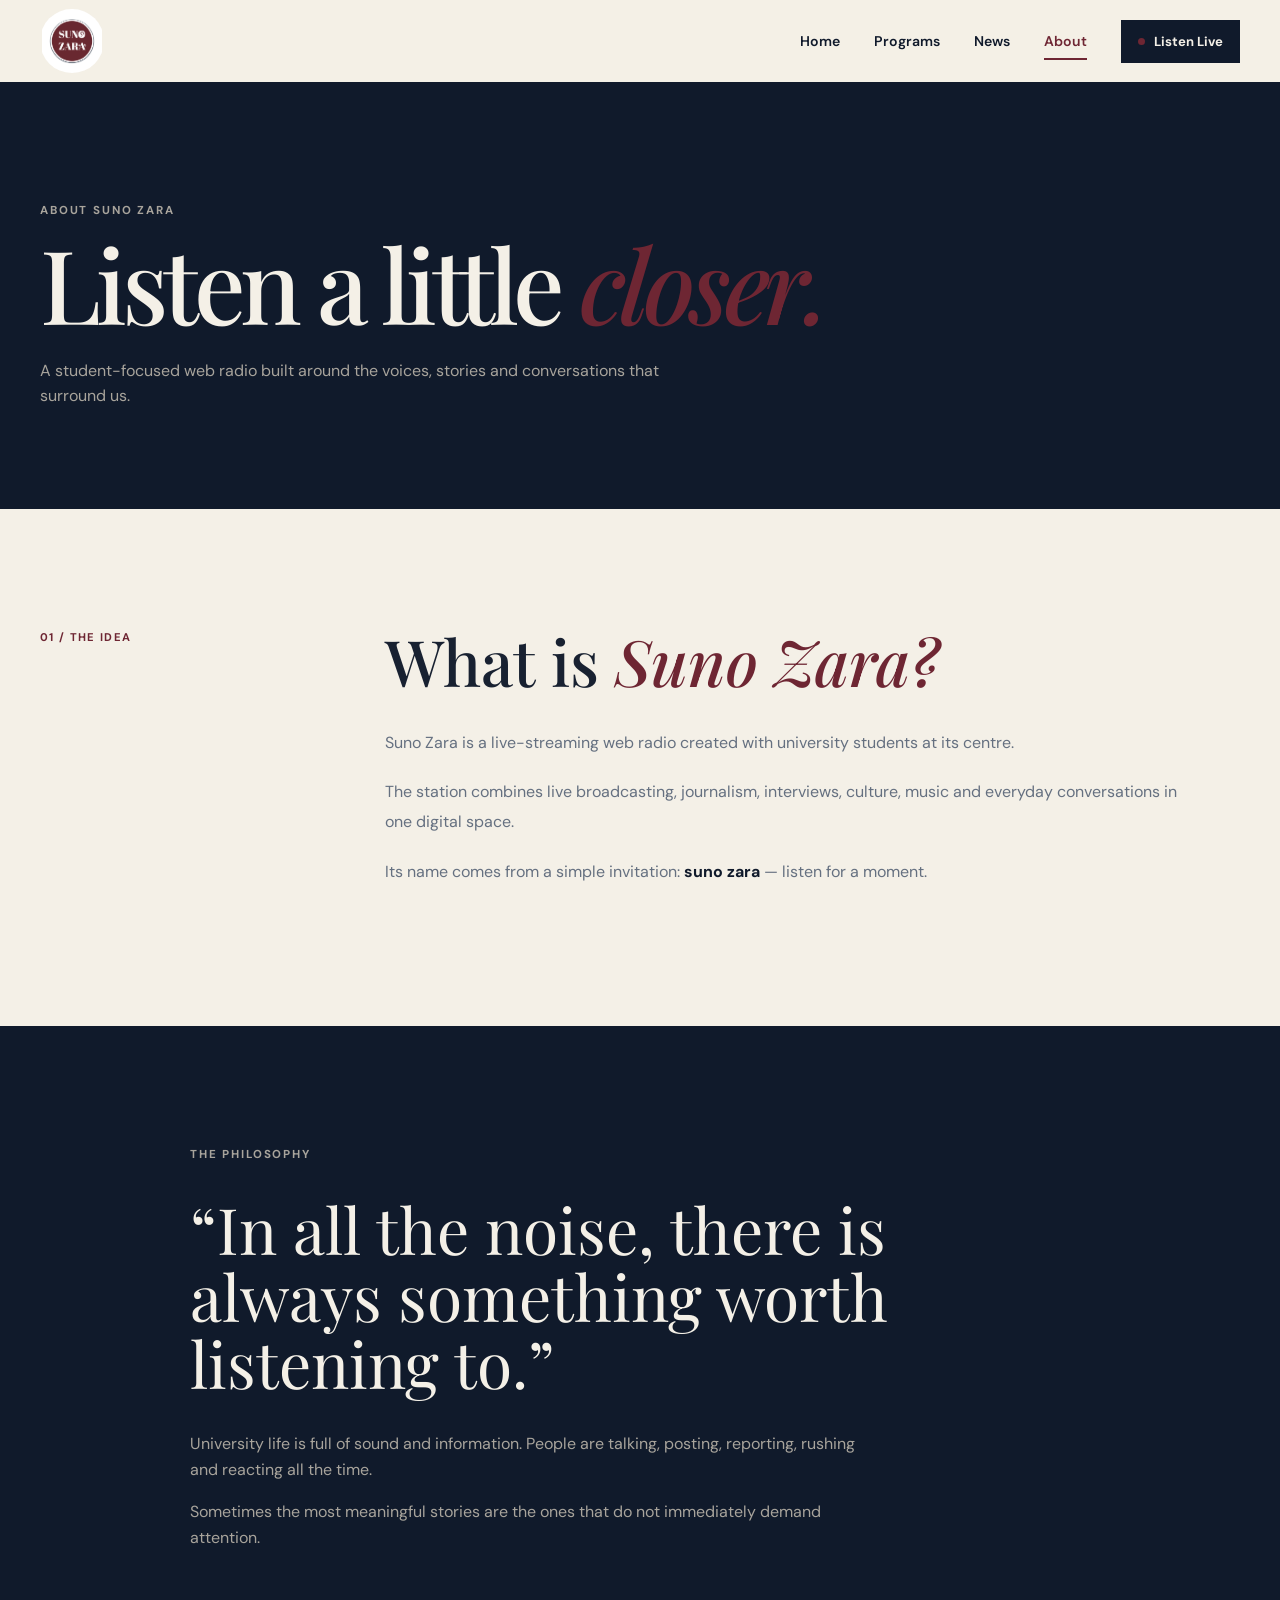
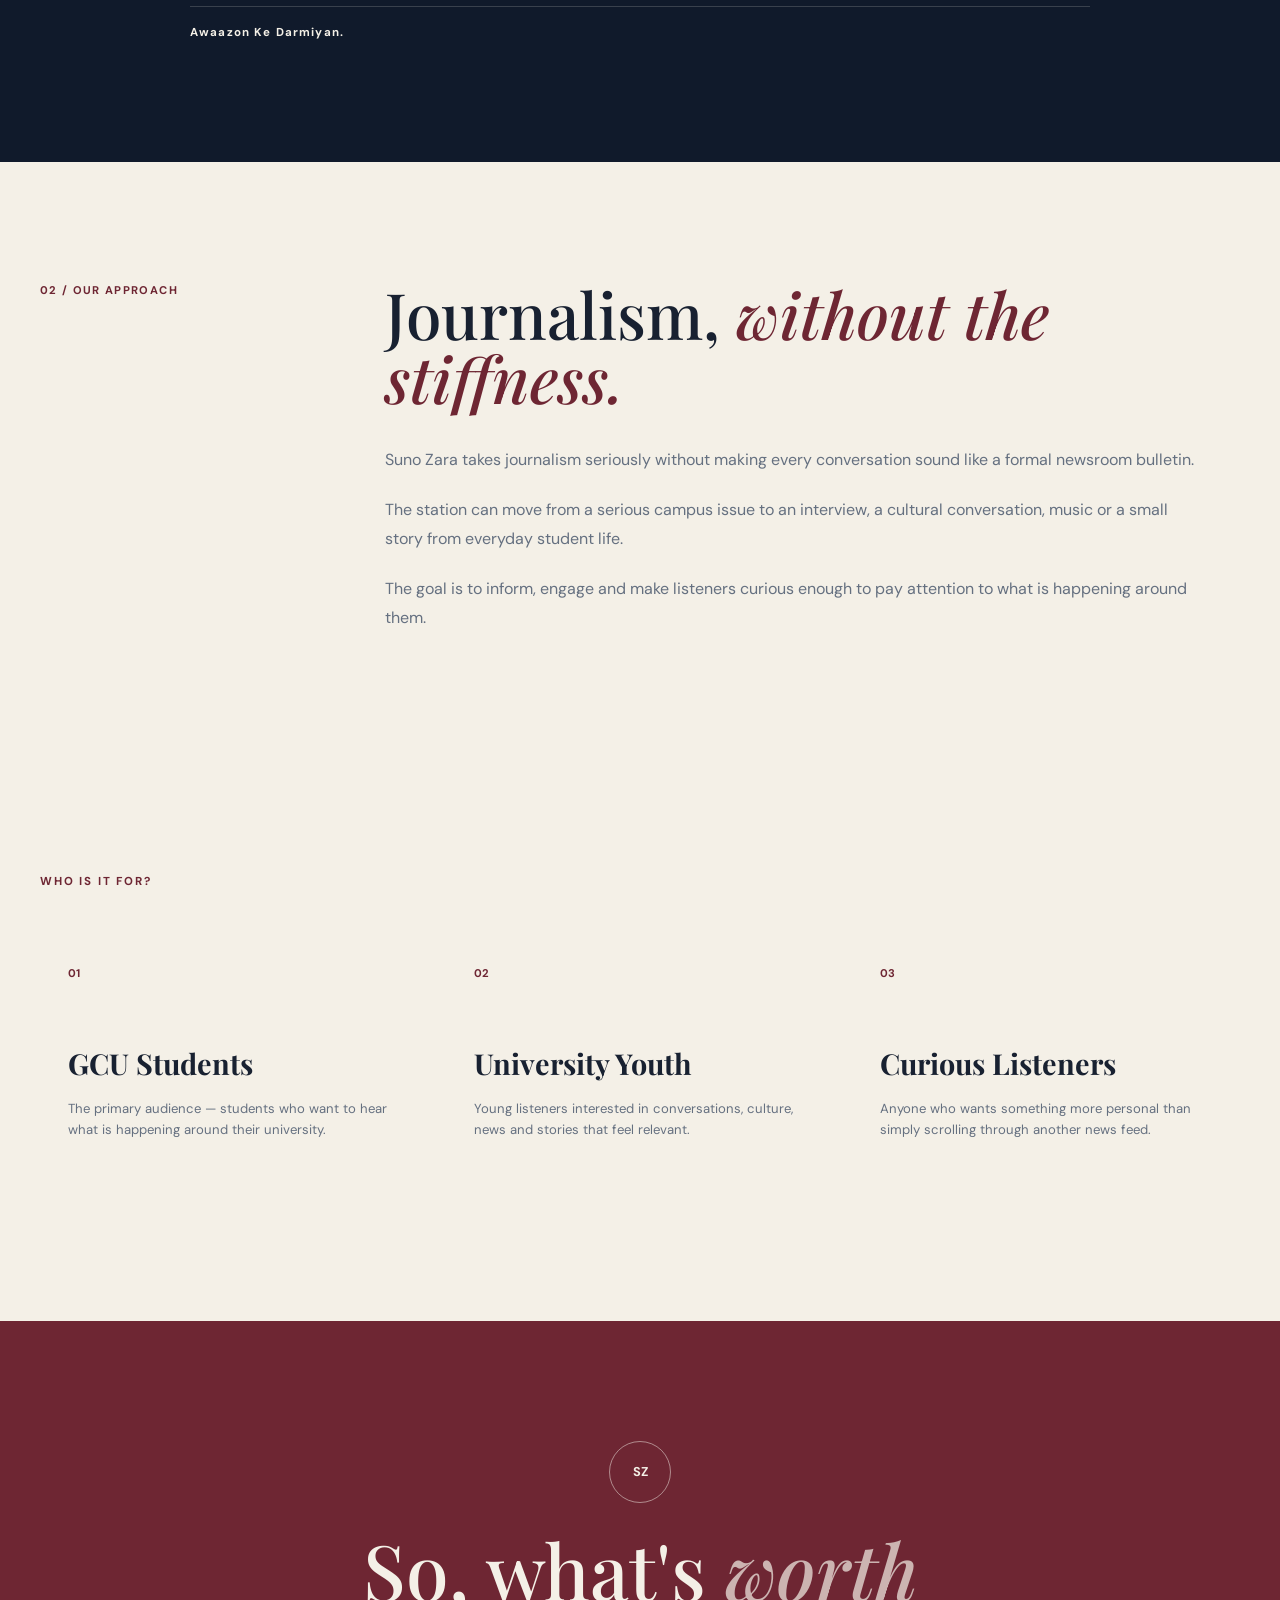
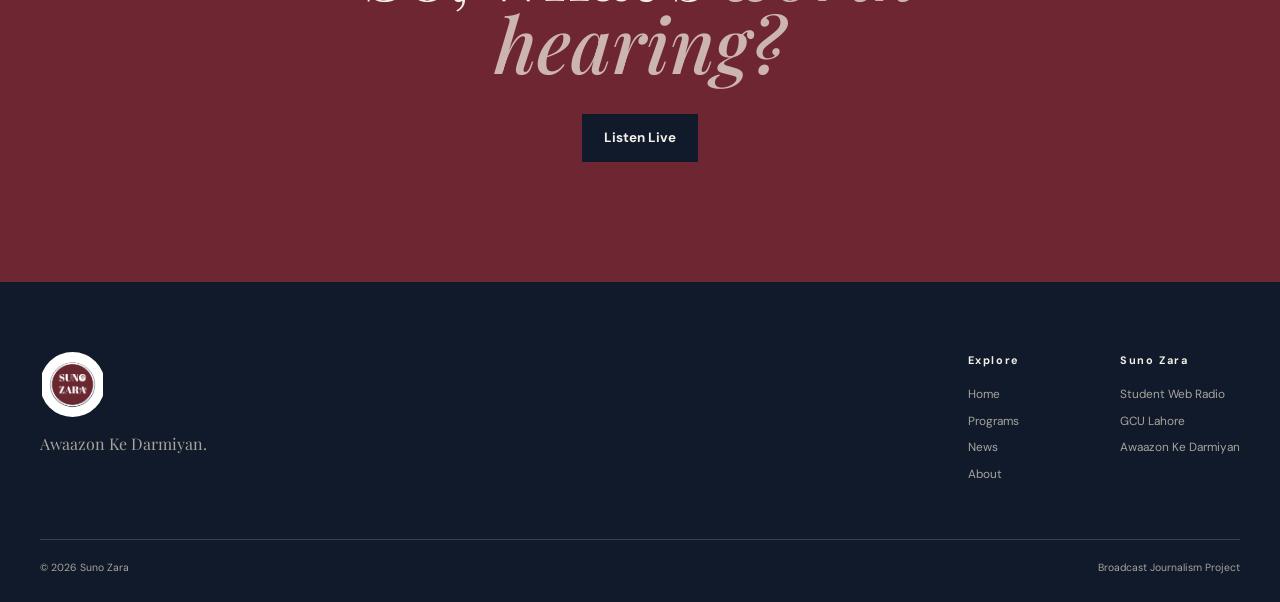
<file: about.html>
<!DOCTYPE html>
<html lang="en">
<head>

    <meta charset="UTF-8">

    <meta
        name="viewport"
        content="width=device-width, initial-scale=1.0"
    >

    <meta
        name="description"
        content="About Suno Zara — Awaazon Ke Darmiyan."
    >

    <meta
        name="theme-color"
        content="#101A2B"
    >

    <title>About — Suno Zara</title>

    <link
        rel="icon"
        type="image/jpeg"
        href="images/logo.jpeg"
    >

    <link
        rel="apple-touch-icon"
        href="images/logo.jpeg"
    >

    <link rel="preconnect" href="https://fonts.googleapis.com">
    <link rel="preconnect" href="https://fonts.gstatic.com" crossorigin>

    <link
        href="https://fonts.googleapis.com/css2?family=DM+Sans:wght@400;500;600;700&family=Playfair+Display:wght@500;600;700&display=swap"
        rel="stylesheet"
    >

    <link
        rel="stylesheet"
        href="css/style.css"
    >

</head>

<body>

<header class="site-header">

    <div class="header-inner">

        <a
            href="index.html"
            class="brand"
            aria-label="Suno Zara Home"
        >
            <img
                src="images/logo.jpeg"
                alt="Suno Zara logo"
                class="brand-logo"
            >
        </a>

        <button
            class="mobile-menu-button"
            id="mobileMenuButton"
            type="button"
            aria-label="Open navigation"
            aria-expanded="false"
        >
            <span></span>
            <span></span>
            <span></span>
        </button>

        <nav
            class="main-navigation"
            id="mainNavigation"
            aria-label="Main navigation"
        >

            <a href="index.html" class="nav-link">
                Home
            </a>

            <a href="programs.html" class="nav-link">
                Programs
            </a>

            <a href="news.html" class="nav-link">
                News
            </a>

            <a
                href="about.html"
                class="nav-link active"
            >
                About
            </a>

            <a
                href="index.html#live"
                class="listen-button"
            >
                <span class="listen-dot"></span>
                Listen Live
            </a>

        </nav>

    </div>

</header>


<main>

    <!-- ABOUT HERO -->

    <section class="page-hero about-page-hero">

        <div class="section-container">

            <div class="eyebrow">
                ABOUT SUNO ZARA
            </div>

            <h1>
                Listen a little
                <span>closer.</span>
            </h1>

            <p>
                A student-focused web radio built around the voices,
                stories and conversations that surround us.
            </p>

        </div>

    </section>


    <!-- IDEA -->

    <section class="about-section">

        <div class="section-container about-grid">

            <div class="about-label">
                01 / THE IDEA
            </div>

            <div class="about-copy">

                <h2>
                    What is
                    <em>Suno Zara?</em>
                </h2>

                <p>
                    Suno Zara is a live-streaming web radio created with
                    university students at its centre.
                </p>

                <p>
                    The station combines live broadcasting, journalism,
                    interviews, culture, music and everyday conversations
                    in one digital space.
                </p>

                <p>
                    Its name comes from a simple invitation:
                    <strong>suno zara</strong> — listen for a moment.
                </p>

            </div>

        </div>

    </section>


    <!-- PHILOSOPHY -->

    <section class="about-dark-section">

        <div class="section-container about-philosophy">

            <div class="eyebrow">
                THE PHILOSOPHY
            </div>

            <blockquote>
                “In all the noise, there is always
                something worth listening to.”
            </blockquote>

            <p>
                University life is full of sound and information.
                People are talking, posting, reporting, rushing and
                reacting all the time.
            </p>

            <p>
                Sometimes the most meaningful stories are the ones
                that do not immediately demand attention.
            </p>

            <div class="philosophy-line"></div>

            <span class="philosophy-tag">
                Awaazon Ke Darmiyan.
            </span>

        </div>

    </section>


    <!-- JOURNALISM -->

    <section class="about-section">

        <div class="section-container about-grid">

            <div class="about-label">
                02 / OUR APPROACH
            </div>

            <div class="about-copy">

                <h2>
                    Journalism,
                    <em>without the stiffness.</em>
                </h2>

                <p>
                    Suno Zara takes journalism seriously without making
                    every conversation sound like a formal newsroom bulletin.
                </p>

                <p>
                    The station can move from a serious campus issue to
                    an interview, a cultural conversation, music or a
                    small story from everyday student life.
                </p>

                <p>
                    The goal is to inform, engage and make listeners
                    curious enough to pay attention to what is happening
                    around them.
                </p>

            </div>

        </div>

    </section>


    <!-- AUDIENCE -->

    <section class="audience-section">

        <div class="section-container">

            <div class="eyebrow">
                WHO IS IT FOR?
            </div>

            <div class="audience-grid">

                <div class="audience-card">

                    <span>
                        01
                    </span>

                    <h3>
                        GCU Students
                    </h3>

                    <p>
                        The primary audience — students who want to hear
                        what is happening around their university.
                    </p>

                </div>


                <div class="audience-card">

                    <span>
                        02
                    </span>

                    <h3>
                        University Youth
                    </h3>

                    <p>
                        Young listeners interested in conversations,
                        culture, news and stories that feel relevant.
                    </p>

                </div>


                <div class="audience-card">

                    <span>
                        03
                    </span>

                    <h3>
                        Curious Listeners
                    </h3>

                    <p>
                        Anyone who wants something more personal than
                        simply scrolling through another news feed.
                    </p>

                </div>

            </div>

        </div>

    </section>


    <!-- FINAL -->

    <section class="about-final">

        <div class="section-container">

            <div class="final-mark">
                SZ
            </div>

            <h2>
                So, what's
                <em>worth hearing?</em>
            </h2>

            <a
                href="index.html#live"
                class="primary-button"
            >
                Listen Live
            </a>

        </div>

    </section>

</main>


<footer class="site-footer">

    <div class="footer-inner">

        <div class="footer-brand">

            <img
                src="images/logo.jpeg"
                alt="Suno Zara"
            >

            <p>
                Awaazon Ke Darmiyan.
            </p>

        </div>

        <div class="footer-links">

            <div>

                <span class="footer-heading">
                    Explore
                </span>

                <a href="index.html">
                    Home
                </a>

                <a href="programs.html">
                    Programs
                </a>

                <a href="news.html">
                    News
                </a>

                <a href="about.html">
                    About
                </a>

            </div>

            <div>

                <span class="footer-heading">
                    Suno Zara
                </span>

                <span>
                    Student Web Radio
                </span>

                <span>
                    GCU Lahore
                </span>

                <span>
                    Awaazon Ke Darmiyan
                </span>

            </div>

        </div>

    </div>

    <div class="footer-bottom">

        <span>
            © <span id="currentYear"></span> Suno Zara
        </span>

        <span>
            Broadcast Journalism Project
        </span>

    </div>

</footer>


<script src="js/config.js"></script>
<script src="js/script.js"></script>

</body>
</html>
</file>
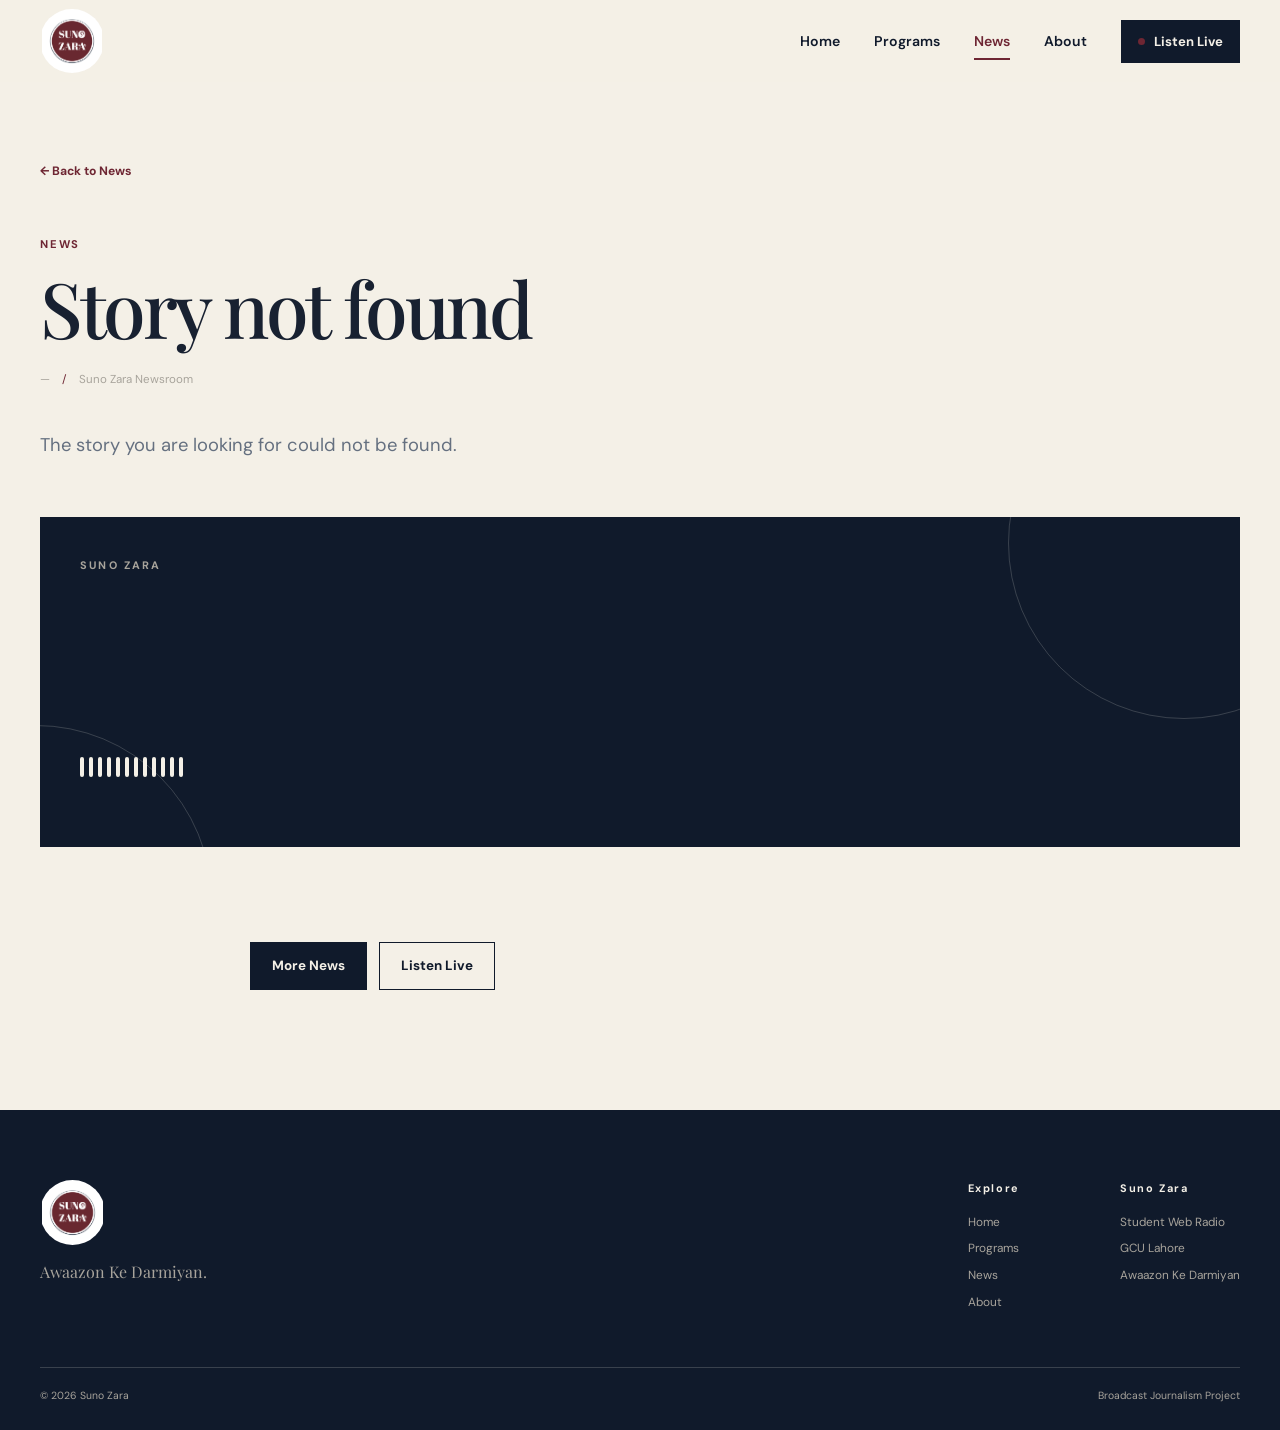
<file: article.html>
<!DOCTYPE html>
<html lang="en">
<head>

    <meta charset="UTF-8">

    <meta
        name="viewport"
        content="width=device-width, initial-scale=1.0"
    >

    <meta
        name="description"
        content="Suno Zara News Article"
        id="articleDescription"
    >

    <meta
        name="theme-color"
        content="#101A2B"
    >

    <title>
        Article — Suno Zara
    </title>

    <link
        rel="icon"
        type="image/jpeg"
        href="images/logo.jpeg"
    >

    <link
        rel="apple-touch-icon"
        href="images/logo.jpeg"
    >

    <link rel="preconnect" href="https://fonts.googleapis.com">
    <link rel="preconnect" href="https://fonts.gstatic.com" crossorigin>

    <link
        href="https://fonts.googleapis.com/css2?family=DM+Sans:wght@400;500;600;700&family=Playfair+Display:wght@500;600;700&display=swap"
        rel="stylesheet"
    >

    <link
        rel="stylesheet"
        href="css/style.css"
    >

</head>

<body>

<header class="site-header">

    <div class="header-inner">

        <a
            href="index.html"
            class="brand"
            aria-label="Suno Zara Home"
        >
            <img
                src="images/logo.jpeg"
                alt="Suno Zara logo"
                class="brand-logo"
            >
        </a>

        <button
            class="mobile-menu-button"
            id="mobileMenuButton"
            type="button"
            aria-label="Open navigation"
            aria-expanded="false"
        >
            <span></span>
            <span></span>
            <span></span>
        </button>

        <nav
            class="main-navigation"
            id="mainNavigation"
            aria-label="Main navigation"
        >

            <a href="index.html" class="nav-link">
                Home
            </a>

            <a href="programs.html" class="nav-link">
                Programs
            </a>

            <a
                href="news.html"
                class="nav-link active"
            >
                News
            </a>

            <a href="about.html" class="nav-link">
                About
            </a>

            <a
                href="index.html#live"
                class="listen-button"
            >
                <span class="listen-dot"></span>
                Listen Live
            </a>

        </nav>

    </div>

</header>


<main>

    <article class="article-page">

        <div class="section-container">

            <a
                href="news.html"
                class="back-link"
            >
                ← Back to News
            </a>


            <div
                class="article-category"
                id="articleCategory"
            >
                NEWS
            </div>


            <h1
                class="article-title"
                id="articleTitle"
            >
                Loading story...
            </h1>


            <div class="article-meta">

                <span id="articleDate">
                    —
                </span>

                <span class="article-meta-divider">
                    /
                </span>

                <span id="articleAuthor">
                    Suno Zara Newsroom
                </span>

            </div>


            <div
                class="article-lead"
                id="articleLead"
            >
            </div>


            <div
                class="article-visual"
                id="articleVisual"
            >

                <div class="article-visual-label">
                    SUNO ZARA
                </div>

                <div class="article-visual-wave">

                    <span></span>
                    <span></span>
                    <span></span>
                    <span></span>
                    <span></span>
                    <span></span>
                    <span></span>
                    <span></span>
                    <span></span>
                    <span></span>
                    <span></span>
                    <span></span>

                </div>

            </div>


            <div
                class="article-body"
                id="articleBody"
            >
            </div>


            <div class="article-footer">

                <a
                    href="news.html"
                    class="primary-button"
                >
                    More News
                </a>

                <a
                    href="index.html#live"
                    class="secondary-button dark"
                >
                    Listen Live
                </a>

            </div>

        </div>

    </article>

</main>


<footer class="site-footer">

    <div class="footer-inner">

        <div class="footer-brand">

            <img
                src="images/logo.jpeg"
                alt="Suno Zara"
            >

            <p>
                Awaazon Ke Darmiyan.
            </p>

        </div>

        <div class="footer-links">

            <div>

                <span class="footer-heading">
                    Explore
                </span>

                <a href="index.html">
                    Home
                </a>

                <a href="programs.html">
                    Programs
                </a>

                <a href="news.html">
                    News
                </a>

                <a href="about.html">
                    About
                </a>

            </div>

            <div>

                <span class="footer-heading">
                    Suno Zara
                </span>

                <span>
                    Student Web Radio
                </span>

                <span>
                    GCU Lahore
                </span>

                <span>
                    Awaazon Ke Darmiyan
                </span>

            </div>

        </div>

    </div>

    <div class="footer-bottom">

        <span>
            © <span id="currentYear"></span> Suno Zara
        </span>

        <span>
            Broadcast Journalism Project
        </span>

    </div>

</footer>


<script src="js/config.js"></script>
<script src="js/script.js"></script>

</body>
</html>
</file>
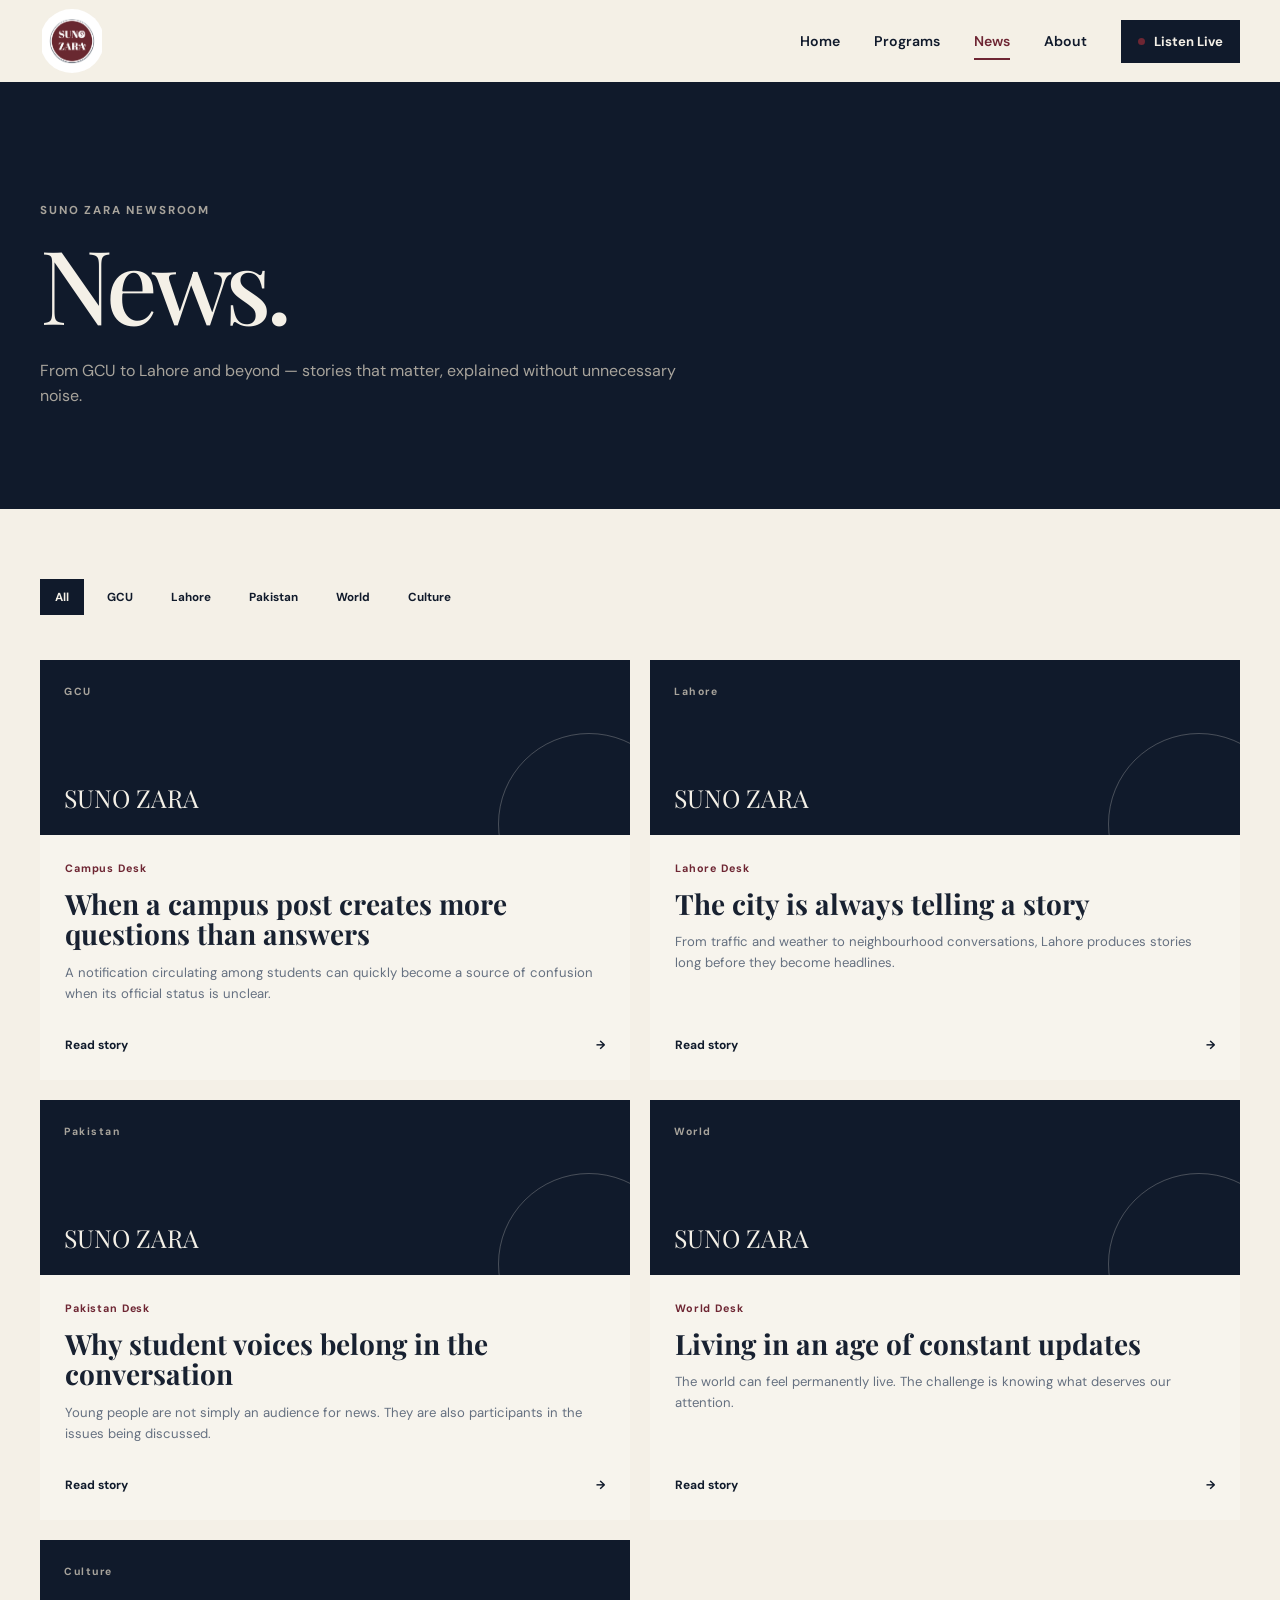
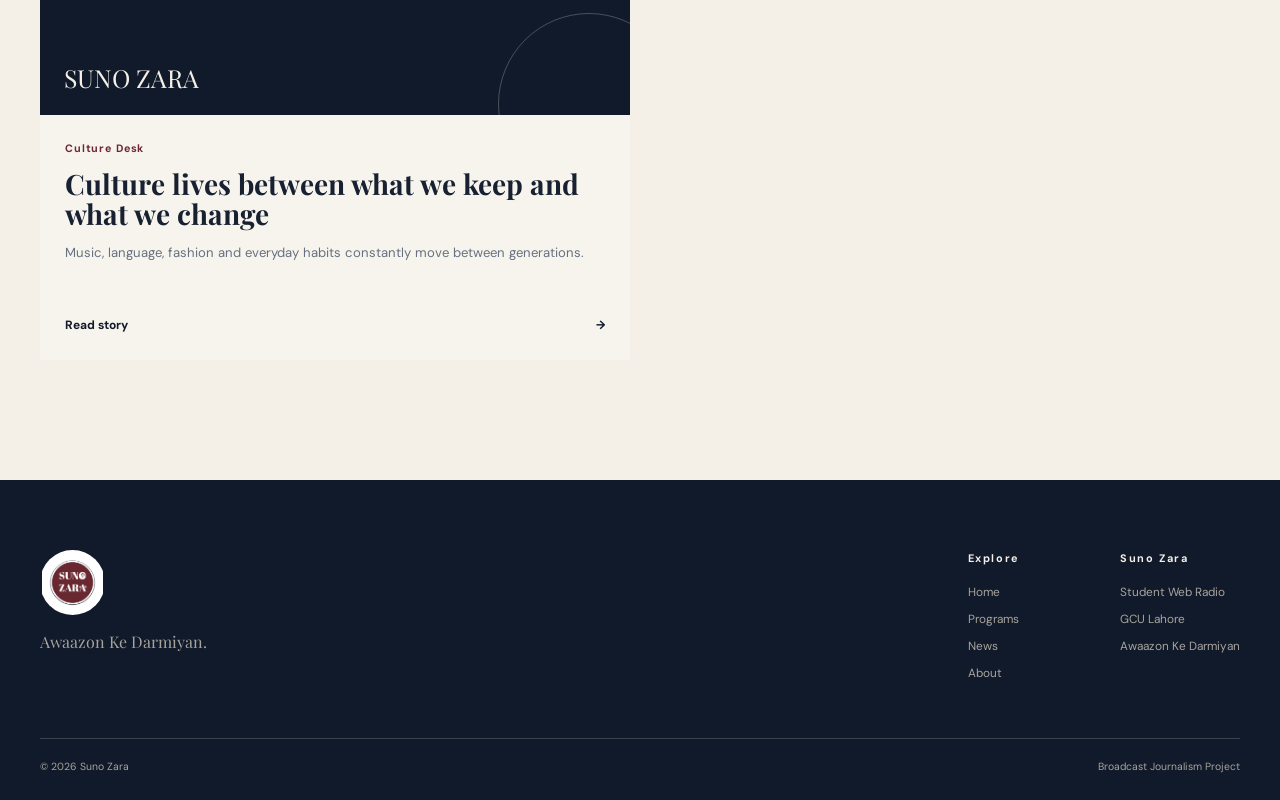
<file: news.html>
<!DOCTYPE html>
<html lang="en">
<head>

    <meta charset="UTF-8">

    <meta
        name="viewport"
        content="width=device-width, initial-scale=1.0"
    >

    <meta
        name="description"
        content="Suno Zara News — GCU, Lahore, Pakistan, World and Culture."
    >

    <meta
        name="theme-color"
        content="#101A2B"
    >

    <title>News — Suno Zara</title>

    <link
        rel="icon"
        type="image/jpeg"
        href="images/logo.jpeg"
    >

    <link
        rel="apple-touch-icon"
        href="images/logo.jpeg"
    >

    <link rel="preconnect" href="https://fonts.googleapis.com">
    <link rel="preconnect" href="https://fonts.gstatic.com" crossorigin>

    <link
        href="https://fonts.googleapis.com/css2?family=DM+Sans:wght@400;500;600;700&family=Playfair+Display:wght@500;600;700&display=swap"
        rel="stylesheet"
    >

    <link
        rel="stylesheet"
        href="css/style.css"
    >

</head>

<body>

<header class="site-header">

    <div class="header-inner">

        <a
            href="index.html"
            class="brand"
            aria-label="Suno Zara Home"
        >
            <img
                src="images/logo.jpeg"
                alt="Suno Zara logo"
                class="brand-logo"
            >
        </a>

        <button
            class="mobile-menu-button"
            id="mobileMenuButton"
            type="button"
            aria-label="Open navigation"
            aria-expanded="false"
        >
            <span></span>
            <span></span>
            <span></span>
        </button>

        <nav
            class="main-navigation"
            id="mainNavigation"
            aria-label="Main navigation"
        >

            <a href="index.html" class="nav-link">
                Home
            </a>

            <a href="programs.html" class="nav-link">
                Programs
            </a>

            <a
                href="news.html"
                class="nav-link active"
            >
                News
            </a>

            <a href="about.html" class="nav-link">
                About
            </a>

            <a
                href="index.html#live"
                class="listen-button"
            >
                <span class="listen-dot"></span>
                Listen Live
            </a>

        </nav>

    </div>

</header>


<main>

    <section class="page-hero news-page-hero">

        <div class="section-container">

            <div class="eyebrow">
                SUNO ZARA NEWSROOM
            </div>

            <h1>
                News.
            </h1>

            <p>
                From GCU to Lahore and beyond — stories that matter,
                explained without unnecessary noise.
            </p>

        </div>

    </section>


    <section class="news-section">

        <div class="section-container">

            <div
                class="category-filter"
                role="tablist"
                aria-label="News categories"
            >

                <button
                    class="category-button active"
                    type="button"
                    data-category="all"
                >
                    All
                </button>

                <button
                    class="category-button"
                    type="button"
                    data-category="GCU"
                >
                    GCU
                </button>

                <button
                    class="category-button"
                    type="button"
                    data-category="Lahore"
                >
                    Lahore
                </button>

                <button
                    class="category-button"
                    type="button"
                    data-category="Pakistan"
                >
                    Pakistan
                </button>

                <button
                    class="category-button"
                    type="button"
                    data-category="World"
                >
                    World
                </button>

                <button
                    class="category-button"
                    type="button"
                    data-category="Culture"
                >
                    Culture
                </button>

            </div>


            <div
                class="news-grid"
                id="newsGrid"
            >

                <!-- News cards are rendered by script.js -->

            </div>

        </div>

    </section>

</main>


<footer class="site-footer">

    <div class="footer-inner">

        <div class="footer-brand">

            <img
                src="images/logo.jpeg"
                alt="Suno Zara"
            >

            <p>
                Awaazon Ke Darmiyan.
            </p>

        </div>

        <div class="footer-links">

            <div>

                <span class="footer-heading">
                    Explore
                </span>

                <a href="index.html">
                    Home
                </a>

                <a href="programs.html">
                    Programs
                </a>

                <a href="news.html">
                    News
                </a>

                <a href="about.html">
                    About
                </a>

            </div>

            <div>

                <span class="footer-heading">
                    Suno Zara
                </span>

                <span>
                    Student Web Radio
                </span>

                <span>
                    GCU Lahore
                </span>

                <span>
                    Awaazon Ke Darmiyan
                </span>

            </div>

        </div>

    </div>

    <div class="footer-bottom">

        <span>
            © <span id="currentYear"></span> Suno Zara
        </span>

        <span>
            Broadcast Journalism Project
        </span>

    </div>

</footer>


<script src="js/config.js"></script>
<script src="js/script.js"></script>

</body>
</html>
</file>
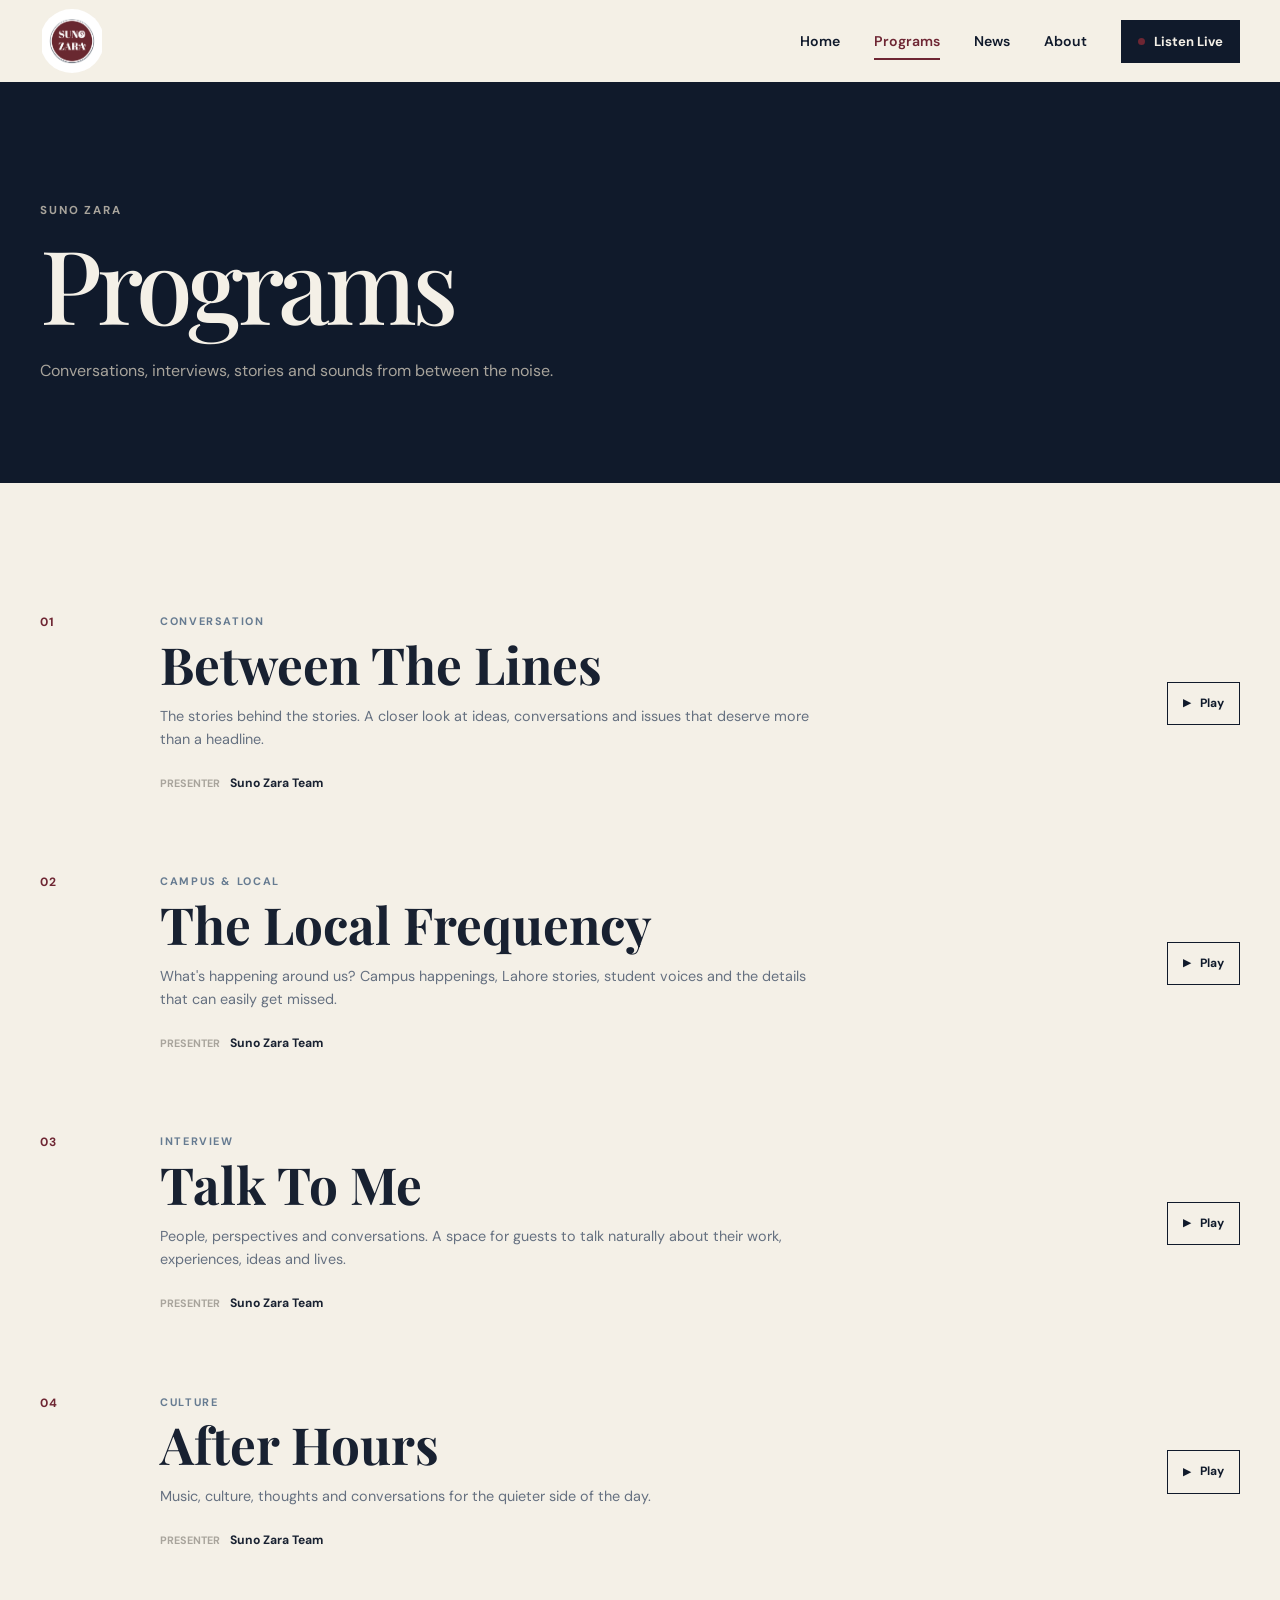
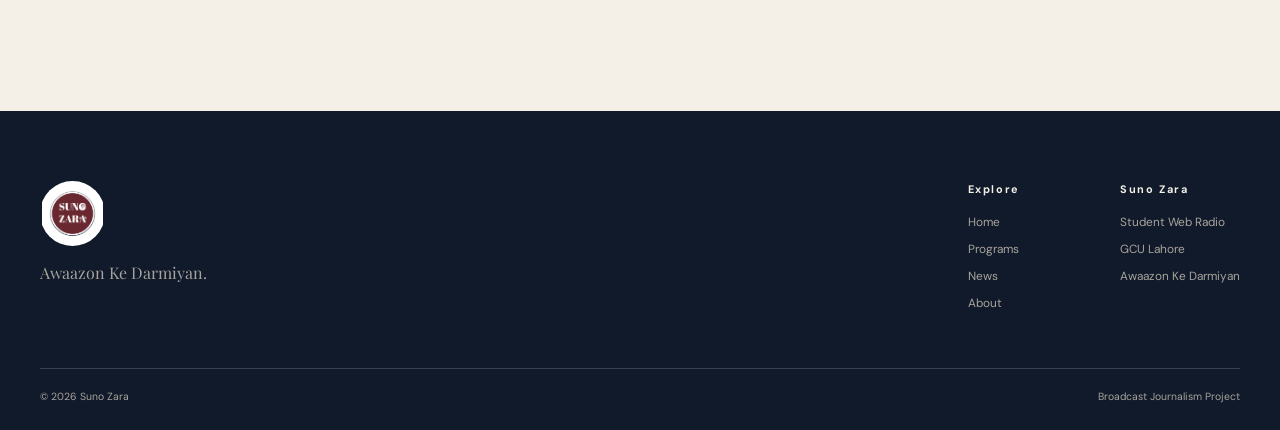
<file: programs.html>
<!DOCTYPE html>
<html lang="en">
<head>

    <meta charset="UTF-8">

    <meta
        name="viewport"
        content="width=device-width, initial-scale=1.0"
    >

    <meta
        name="description"
        content="Explore Suno Zara programs, conversations, interviews and stories."
    >

    <meta
        name="theme-color"
        content="#101A2B"
    >

    <title>Programs — Suno Zara</title>

    <link
        rel="icon"
        type="image/jpeg"
        href="images/logo.jpeg"
    >

    <link
        rel="apple-touch-icon"
        href="images/logo.jpeg"
    >

    <link rel="preconnect" href="https://fonts.googleapis.com">
    <link rel="preconnect" href="https://fonts.gstatic.com" crossorigin>

    <link
        href="https://fonts.googleapis.com/css2?family=DM+Sans:wght@400;500;600;700&family=Playfair+Display:wght@500;600;700&display=swap"
        rel="stylesheet"
    >

    <link
        rel="stylesheet"
        href="css/style.css"
    >

</head>

<body>

<header class="site-header">

    <div class="header-inner">

        <a
            href="index.html"
            class="brand"
            aria-label="Suno Zara Home"
        >
            <img
                src="images/logo.jpeg"
                alt="Suno Zara logo"
                class="brand-logo"
            >
        </a>

        <button
            class="mobile-menu-button"
            id="mobileMenuButton"
            type="button"
            aria-label="Open navigation"
            aria-expanded="false"
        >
            <span></span>
            <span></span>
            <span></span>
        </button>

        <nav
            class="main-navigation"
            id="mainNavigation"
            aria-label="Main navigation"
        >

            <a
                href="index.html"
                class="nav-link"
            >
                Home
            </a>

            <a
                href="programs.html"
                class="nav-link active"
            >
                Programs
            </a>

            <a
                href="news.html"
                class="nav-link"
            >
                News
            </a>

            <a
                href="about.html"
                class="nav-link"
            >
                About
            </a>

            <a
                href="index.html#live"
                class="listen-button"
            >
                <span class="listen-dot"></span>
                Listen Live
            </a>

        </nav>

    </div>

</header>


<main>

    <!-- PAGE HERO -->

    <section class="page-hero">

        <div class="section-container">

            <div class="eyebrow">
                SUNO ZARA
            </div>

            <h1>
                Programs
            </h1>

            <p>
                Conversations, interviews, stories and sounds from
                between the noise.
            </p>

        </div>

    </section>


    <!-- PROGRAMS -->

    <section class="programs-section">

        <div class="section-container">

            <div
                class="program-list"
                id="programList"
            >

                <!-- PROGRAM 01 -->

                <article class="program-card">

                    <div class="program-number">
                        01
                    </div>

                    <div class="program-main">

                        <div class="program-meta">
                            CONVERSATION
                        </div>

                        <h2>
                            Between The Lines
                        </h2>

                        <p>
                            The stories behind the stories. A closer look
                            at ideas, conversations and issues that deserve
                            more than a headline.
                        </p>

                        <div class="program-presenter">
                            <span>
                                Presenter
                            </span>

                            <strong>
                                Suno Zara Team
                            </strong>
                        </div>

                    </div>

                    <div class="program-action">

                        <button
                            class="program-play-button"
                            type="button"
                            data-audio="audio/between-the-lines.mp3"
                            data-title="Between The Lines"
                        >
                            <span>
                                ▶
                            </span>

                            Play
                        </button>

                    </div>

                </article>


                <!-- PROGRAM 02 -->

                <article class="program-card">

                    <div class="program-number">
                        02
                    </div>

                    <div class="program-main">

                        <div class="program-meta">
                            CAMPUS & LOCAL
                        </div>

                        <h2>
                            The Local Frequency
                        </h2>

                        <p>
                            What's happening around us? Campus happenings,
                            Lahore stories, student voices and the details
                            that can easily get missed.
                        </p>

                        <div class="program-presenter">

                            <span>
                                Presenter
                            </span>

                            <strong>
                                Suno Zara Team
                            </strong>

                        </div>

                    </div>

                    <div class="program-action">

                        <button
                            class="program-play-button"
                            type="button"
                            data-audio="audio/local-frequency.mp3"
                            data-title="The Local Frequency"
                        >
                            <span>
                                ▶
                            </span>

                            Play
                        </button>

                    </div>

                </article>


                <!-- PROGRAM 03 -->

                <article class="program-card">

                    <div class="program-number">
                        03
                    </div>

                    <div class="program-main">

                        <div class="program-meta">
                            INTERVIEW
                        </div>

                        <h2>
                            Talk To Me
                        </h2>

                        <p>
                            People, perspectives and conversations. A space
                            for guests to talk naturally about their work,
                            experiences, ideas and lives.
                        </p>

                        <div class="program-presenter">

                            <span>
                                Presenter
                            </span>

                            <strong>
                                Suno Zara Team
                            </strong>

                        </div>

                    </div>

                    <div class="program-action">

                        <button
                            class="program-play-button"
                            type="button"
                            data-audio="audio/talk-to-me.mp3"
                            data-title="Talk To Me"
                        >
                            <span>
                                ▶
                            </span>

                            Play
                        </button>

                    </div>

                </article>


                <!-- PROGRAM 04 -->

                <article class="program-card">

                    <div class="program-number">
                        04
                    </div>

                    <div class="program-main">

                        <div class="program-meta">
                            CULTURE
                        </div>

                        <h2>
                            After Hours
                        </h2>

                        <p>
                            Music, culture, thoughts and conversations for
                            the quieter side of the day.
                        </p>

                        <div class="program-presenter">

                            <span>
                                Presenter
                            </span>

                            <strong>
                                Suno Zara Team
                            </strong>

                        </div>

                    </div>

                    <div class="program-action">

                        <button
                            class="program-play-button"
                            type="button"
                            data-audio="audio/after-hours.mp3"
                            data-title="After Hours"
                        >
                            <span>
                                ▶
                            </span>

                            Play
                        </button>

                    </div>

                </article>

            </div>

        </div>

    </section>

</main>


<footer class="site-footer">

    <div class="footer-inner">

        <div class="footer-brand">

            <img
                src="images/logo.jpeg"
                alt="Suno Zara"
            >

            <p>
                Awaazon Ke Darmiyan.
            </p>

        </div>

        <div class="footer-links">

            <div>

                <span class="footer-heading">
                    Explore
                </span>

                <a href="index.html">
                    Home
                </a>

                <a href="programs.html">
                    Programs
                </a>

                <a href="news.html">
                    News
                </a>

                <a href="about.html">
                    About
                </a>

            </div>

            <div>

                <span class="footer-heading">
                    Suno Zara
                </span>

                <span>
                    Student Web Radio
                </span>

                <span>
                    GCU Lahore
                </span>

                <span>
                    Awaazon Ke Darmiyan
                </span>

            </div>

        </div>

    </div>

    <div class="footer-bottom">

        <span>
            © <span id="currentYear"></span> Suno Zara
        </span>

        <span>
            Broadcast Journalism Project
        </span>

    </div>

</footer>


<script src="js/config.js"></script>
<script src="js/script.js"></script>

</body>
</html>
</file>
<file: css/style.css>
/* =========================================================
   SUNO ZARA
   Awaazon Ke Darmiyan
   Midnight Radio Theme
   ========================================================= */

/* ================= ROOT ================= */

:root {

    --navy: #101A2B;
    --cream: #F4F0E7;
    --burgundy: #6E2633;
    --blue: #667B91;
    --grey: #A8A49C;
    --white: #FFFFFF;

    --dark-text: #182131;
    --muted-text: #657080;

    --border: rgbcarda(16, 26, 43, 0.14);
    --light-border: rgba(244, 240, 231, 0.18);

    --max-width: 1200px;

    --transition:
        220ms ease;

}


/* ================= RESET ================= */

* {
    margin: 0;
    padding: 0;
    box-sizing: border-box;
}

html {
    scroll-behavior: smooth;
}

body {
    min-height: 100vh;

    background: var(--cream);
    color: var(--dark-text);

    font-family:
        "DM Sans",
        sans-serif;

    line-height: 1.6;

    overflow-x: hidden;
}

body.menu-open {
    overflow: hidden;
}

img {
    display: block;
    max-width: 100%;
}

button,
input {
    font: inherit;
}

button {
    cursor: pointer;
}

a {
    color: inherit;
    text-decoration: none;
}

::selection {
    background: var(--burgundy);
    color: var(--white);
}


/* ================= ACCESSIBILITY ================= */

.sr-only {
    position: absolute;
    width: 1px;
    height: 1px;
    padding: 0;
    margin: -1px;
    overflow: hidden;
    clip: rect(0, 0, 0, 0);
    white-space: nowrap;
    border: 0;
}


/* ================= CONTAINERS ================= */

.section-container {
    width: min(
        calc(100% - 48px),
        var(--max-width)
    );

    margin-inline: auto;
}


/* ================= HEADER ================= */

.site-header {
    position: sticky;
    top: 0;
    z-index: 1000;

    background: rgba(244, 240, 231, 0.96);

    border-bottom:
        1px solid var(--border);

    backdrop-filter: blur(12px);
}

.header-inner {
    width: min(
        calc(100% - 48px),
        var(--max-width)
    );

    min-height: 82px;

    margin-inline: auto;

    display: flex;
    align-items: center;
    justify-content: space-between;
}

.brand {
    display: flex;
    align-items: center;
}

.brand-logo {
    width: 64px;
    height: 64px;

    object-fit: contain;

    border-radius: 50%;
}

.main-navigation {
    display: flex;
    align-items: center;
    gap: 34px;
}

.nav-link {
    position: relative;

    font-size: 0.88rem;
    font-weight: 600;

    color: var(--navy);

    transition:
        color var(--transition);
}

.nav-link::after {
    content: "";

    position: absolute;

    left: 0;
    bottom: -8px;

    width: 0;
    height: 2px;

    background: var(--burgundy);

    transition:
        width var(--transition);
}

.nav-link:hover,
.nav-link.active {
    color: var(--burgundy);
}

.nav-link:hover::after,
.nav-link.active::after {
    width: 100%;
}

.listen-button {
    display: inline-flex;
    align-items: center;
    gap: 9px;

    padding:
        11px
        17px;

    background: var(--navy);
    color: var(--cream);

    font-size: 0.82rem;
    font-weight: 700;

    transition:
        transform var(--transition),
        background var(--transition);
}

.listen-button:hover {
    background: var(--burgundy);
    transform: translateY(-2px);
}

.listen-dot,
.button-live-dot {
    width: 7px;
    height: 7px;

    border-radius: 50%;

    background: var(--burgundy);

    animation:
        livePulse 1.5s infinite;
}

.button-live-dot {
    background: var(--cream);
}

@keyframes livePulse {

    0%,
    100% {
        opacity: 1;
        transform: scale(1);
    }

    50% {
        opacity: 0.45;
        transform: scale(0.7);
    }

}


/* ================= MOBILE MENU ================= */

.mobile-menu-button {
    display: none;

    width: 45px;
    height: 45px;

    border: 1px solid var(--border);

    background: transparent;
}

.mobile-menu-button span {
    display: block;

    width: 20px;
    height: 2px;

    margin: 4px auto;

    background: var(--navy);

    transition:
        transform var(--transition),
        opacity var(--transition);
}

.mobile-menu-button.active span:nth-child(1) {
    transform:
        translateY(6px)
        rotate(45deg);
}

.mobile-menu-button.active span:nth-child(2) {
    opacity: 0;
}

.mobile-menu-button.active span:nth-child(3) {
    transform:
        translateY(-6px)
        rotate(-45deg);
}


/* ================= EYEBROW ================= */

.eyebrow {
    display: flex;
    align-items: center;
    gap: 10px;

    color: var(--burgundy);

    font-size: 0.72rem;
    font-weight: 700;

    letter-spacing: 0.16em;
}

.eyebrow-line {
    width: 32px;
    height: 1px;

    background: var(--burgundy);
}

.live-dot {
    width: 7px;
    height: 7px;

    background: var(--burgundy);

    border-radius: 50%;

    animation:
        livePulse 1.5s infinite;
}


/* ================= HERO ================= */

.hero {
    position: relative;

    min-height: 680px;

    display: flex;
    align-items: center;

    background: var(--cream);

    overflow: hidden;
}

.hero::before {
    content: "";

    position: absolute;

    width: 480px;
    height: 480px;

    top: -220px;
    right: -140px;

    border-radius: 50%;

    border:
        1px solid rgba(110, 38, 51, 0.12);
}

.hero-inner {
    width: min(
        calc(100% - 48px),
        var(--max-width)
    );

    margin-inline: auto;

    display: grid;

    grid-template-columns:
        1.05fr
        0.95fr;

    gap: 70px;

    align-items: center;
}

.hero-content {
    position: relative;
    z-index: 2;
}

.hero h1 {
    max-width: 720px;

    margin-top: 22px;

    color: var(--navy);

    font-family:
        "Playfair Display",
        serif;

    font-size:
        clamp(
            4rem,
            8vw,
            7.2rem
        );

    font-weight: 600;

    line-height: 0.94;

    letter-spacing: -0.055em;
}

.hero h1 span {
    display: block;

    color: var(--burgundy);

    font-style: italic;
}

.hero-description {
    max-width: 560px;

    margin-top: 30px;

    color: var(--muted-text);

    font-size: 1.05rem;

    line-height: 1.8;
}

.hero-actions {
    display: flex;
    align-items: center;
    gap: 14px;

    margin-top: 38px;
}

.primary-button,
.secondary-button {
    display: inline-flex;
    align-items: center;
    justify-content: center;
    gap: 12px;

    min-height: 48px;

    padding:
        0
        21px;

    border:
        1px solid
        var(--navy);

    font-size: 0.84rem;
    font-weight: 700;

    transition:
        transform var(--transition),
        background var(--transition),
        color var(--transition);
}

.primary-button {
    background: var(--navy);
    color: var(--cream);
}

.primary-button:hover {
    background: var(--burgundy);

    border-color:
        var(--burgundy);

    transform:
        translateY(-2px);
}

.secondary-button {
    background: transparent;
    color: var(--navy);
}

.secondary-button:hover {
    background: var(--navy);
    color: var(--cream);

    transform:
        translateY(-2px);
}

.secondary-button span {
    font-size: 1.1rem;
}


/* ================= HERO VISUAL ================= */

.hero-visual {
    min-height: 520px;

    display: flex;
    align-items: center;
    justify-content: center;
}

.frequency-orbit {
    position: relative;

    width: min(
        440px,
        80vw
    );

    aspect-ratio: 1;

    display: flex;
    align-items: center;
    justify-content: center;
}

.orbit {
    position: absolute;

    inset: 0;

    border:
        1px solid
        rgba(110, 38, 51, 0.25);

    border-radius: 50%;
}

.orbit-one {
    transform:
        rotate(18deg)
        scaleX(0.82);

    animation:
        orbitFloat 7s ease-in-out infinite;
}

.orbit-two {
    transform:
        rotate(-30deg)
        scaleX(0.62);

    animation:
        orbitFloat 9s ease-in-out infinite reverse;
}

.orbit-three {
    transform:
        rotate(55deg)
        scaleX(0.42);

    border-color:
        rgba(102, 123, 145, 0.35);

    animation:
        orbitFloat 11s ease-in-out infinite;
}

@keyframes orbitFloat {

    0%,
    100% {
        transform:
            rotate(18deg)
            scaleX(0.82)
            translateY(0);
    }

    50% {
        transform:
            rotate(21deg)
            scaleX(0.82)
            translateY(-12px);
    }

}

.frequency-center {
    position: relative;
    z-index: 2;

    width: 210px;
    height: 210px;

    border-radius: 50%;

    background: var(--navy);

    color: var(--cream);

    display: flex;
    flex-direction: column;
    align-items: center;
    justify-content: center;

    gap: 17px;

    box-shadow:
        0 25px 70px
        rgba(16, 26, 43, 0.2);
}

.frequency-label {
    font-size: 0.63rem;
    font-weight: 700;

    letter-spacing: 0.28em;
}

.frequency-bars {
    height: 45px;

    display: flex;
    align-items: center;
    gap: 4px;
}

.frequency-bars span {
    display: block;

    width: 3px;

    background: var(--cream);

    border-radius: 10px;

    animation:
        frequencyMovement
        1s
        ease-in-out
        infinite;
}

.frequency-bars span:nth-child(1) {
    height: 13px;
    animation-delay: 0.1s;
}

.frequency-bars span:nth-child(2) {
    height: 27px;
    animation-delay: 0.2s;
}

.frequency-bars span:nth-child(3) {
    height: 39px;
    animation-delay: 0.3s;
}

.frequency-bars span:nth-child(4) {
    height: 23px;
    animation-delay: 0.4s;
}

.frequency-bars span:nth-child(5) {
    height: 34px;
    animation-delay: 0.5s;
}

.frequency-bars span:nth-child(6) {
    height: 42px;
    animation-delay: 0.2s;
}

.frequency-bars span:nth-child(7) {
    height: 25px;
    animation-delay: 0.4s;
}

.frequency-bars span:nth-child(8) {
    height: 36px;
    animation-delay: 0.6s;
}

.frequency-bars span:nth-child(9) {
    height: 20px;
    animation-delay: 0.3s;
}

.frequency-bars span:nth-child(10) {
    height: 12px;
    animation-delay: 0.5s;
}

@keyframes frequencyMovement {

    0%,
    100% {
        transform: scaleY(0.65);
    }

    50% {
        transform: scaleY(1);
    }

}


/* ================= LIVE ================= */

.live-section {
    padding:
        110px
        0;

    background: var(--navy);

    color: var(--cream);
}

.live-heading {
    display: flex;
    justify-content: space-between;
    align-items: end;

    margin-bottom: 38px;
}

.live-heading h2 {
    max-width: 700px;

    margin-top: 14px;

    font-family:
        "Playfair Display",
        serif;

    font-size:
        clamp(
            2.5rem,
            5vw,
            4.6rem
        );

    font-weight: 500;

    line-height: 1;
}

.live-heading h2 span {
    color: var(--burgundy);
    font-style: italic;
}

.live-heading .eyebrow {
    color: var(--cream);
}

.live-heading .live-dot {
    background: var(--burgundy);
}

.live-status {
    display: flex;
    align-items: center;
    gap: 9px;

    padding: 9px 13px;

    border:
        1px solid
        var(--light-border);

    color: var(--grey);

    font-size: 0.72rem;
}

.status-dot {
    width: 7px;
    height: 7px;

    background: var(--grey);

    border-radius: 50%;
}

.live-status.connected {
    color: var(--cream);
}

.live-status.connected .status-dot {
    background: var(--burgundy);

    animation:
        livePulse 1.5s infinite;
}

.live-grid {
    display: grid;

    grid-template-columns:
        1.35fr
        0.65fr;

    gap: 22px;
}


/* ================= PLAYER ================= */

.player-card {
    min-height: 430px;

    padding: 38px;

    background:
        #182437;

    border:
        1px solid
        var(--light-border);

    display: flex;
    flex-direction: column;
    justify-content: space-between;
}

.player-top {
    display: flex;
    align-items: center;
    gap: 20px;
}

.station-mark {
    width: 62px;
    height: 62px;

    display: flex;
    align-items: center;
    justify-content: center;

    background: var(--burgundy);

    color: var(--cream);

    font-family:
        "Playfair Display",
        serif;

    font-size: 1.2rem;

    border-radius: 50%;
}

.player-kicker,
.chat-kicker {
    display: block;

    margin-bottom: 4px;

    color: var(--grey);

    font-size: 0.67rem;
    font-weight: 700;

    letter-spacing: 0.16em;
}

.player-info h3 {
    font-size: 1.35rem;
    font-weight: 600;
}

.player-info p {
    color: var(--grey);

    font-size: 0.86rem;
}


/* ================= WAVEFORM ================= */

.waveform-container {
    height: 150px;

    display: flex;
    align-items: center;

    overflow: hidden;
}

.waveform {
    width: 100%;
    height: 100%;

    display: flex;
    align-items: center;
    justify-content: center;

    gap: 5px;
}

.waveform span {
    width: 4px;
    min-height: 8px;

    border-radius: 8px;

    background:
        var(--cream);

    opacity: 0.7;

    transform:
        scaleY(0.15);

    transition:
        height 100ms ease,
        transform 100ms ease;
}

.waveform-container.playing .waveform span {
    animation:
        audioWave
        850ms
        ease-in-out
        infinite alternate;
}

.waveform-container.playing .waveform span:nth-child(2n) {
    animation-delay:
        -250ms;
}

.waveform-container.playing .waveform span:nth-child(3n) {
    animation-delay:
        -400ms;
}

.waveform-container.playing .waveform span:nth-child(4n) {
    animation-delay:
        -600ms;
}

@keyframes audioWave {

    from {
        transform:
            scaleY(0.18);
    }

    to {
        transform:
            scaleY(
                var(--wave-height, 0.8)
            );
    }

}


/* ================= PLAYER CONTROLS ================= */

.player-controls {
    display: flex;
    align-items: center;
    gap: 16px;

    padding-top: 22px;

    border-top:
        1px solid
        var(--light-border);
}

.play-button {
    flex: 0 0 auto;

    width: 55px;
    height: 55px;

    border: 0;

    border-radius: 50%;

    background: var(--cream);
    color: var(--navy);

    display: flex;
    align-items: center;
    justify-content: center;

    transition:
        transform var(--transition),
        background var(--transition);
}

.play-button:hover {
    background: var(--burgundy);
    color: var(--cream);

    transform:
        scale(1.05);
}

.play-icon {
    font-size: 0.9rem;

    transform:
        translateX(1px);
}

.player-control-text {
    flex: 1;

    display: flex;
    flex-direction: column;
}

.player-control-text span {
    color: var(--grey);

    font-size: 0.63rem;
    font-weight: 700;

    letter-spacing: 0.15em;
}

.player-control-text strong {
    font-size: 0.82rem;
    font-weight: 500;
}

.volume-wrapper {
    display: flex;
    align-items: center;
    gap: 8px;
}

.volume-symbol {
    color: var(--grey);
}

#volumeControl {
    width: 90px;

    accent-color:
        var(--burgundy);
}


/* ================= CHAT ================= */

.chat-card {
    height: 430px;
    min-height: 0;
    background: var(--cream);
    color: var(--navy);
    display: flex;
    flex-direction: column;
    overflow: hidden;
}

.chat-header {
    padding: 27px 27px 21px;
    display: flex;
    justify-content: space-between;
    gap: 15px;
    border-bottom: 1px solid var(--border);
    flex-shrink: 0;
}

.chat-header h3 {
    font-family: "Playfair Display", serif;
    font-size: 1.8rem;
    font-weight: 600;
}

.anonymous-badge {
    align-self: flex-start;
    padding: 5px 8px;
    border: 1px solid var(--border);
    color: var(--muted-text);
    font-size: 0.62rem;
    font-weight: 700;
}

.chat-messages {
    flex: 1;
    min-height: 0;
    padding: 22px;
    overflow-y: auto;
    overflow-x: hidden;
}

.chat-welcome {
    min-height: 190px;
    display: flex;
    flex-direction: column;
    align-items: center;
    justify-content: center;
    text-align: center;
    color: var(--muted-text);
}

.chat-welcome-mark {
    width: 44px;
    height: 44px;
    margin-bottom: 13px;
    display: flex;
    align-items: center;
    justify-content: center;
    border-radius: 50%;
    background: var(--navy);
    color: var(--cream);
    font-size: 0.7rem;
    font-weight: 700;
}

.chat-welcome p {
    max-width: 250px;
    font-size: 0.82rem;
}

.chat-welcome span {
    margin-top: 8px;
    font-size: 0.7rem;
    color: var(--grey);
}

.chat-message {
    margin-bottom: 13px;
}

.chat-message-bubble {
    display: inline-block;
    max-width: 90%;
    padding: 10px 13px;
    background: rgba(102, 123, 145, 0.12);
    color: var(--navy);
    font-size: 0.82rem;
    overflow-wrap: anywhere;
}

.chat-message-time {
    display: block;
    margin-top: 4px;
    color: var(--grey);
    font-size: 0.62rem;
}

.chat-form {
    display: flex;
    margin: 0 15px 8px;
    border: 1px solid var(--border);
    flex-shrink: 0;
}

.chat-form input {
    min-width: 0;
    flex: 1;
    padding: 13px;
    border: 0;
    outline: 0;
    background: transparent;
    color: var(--navy);
    font-size: 0.8rem;
}

.chat-form input::placeholder {
    color: var(--grey);
}

.chat-form button {
    width: 45px;
    border: 0;
    background: var(--navy);
    color: var(--cream);
    font-size: 1.1rem;
}

.chat-form button:hover {
    background: var(--burgundy);
}

.chat-notice {
    padding: 0 15px 15px;
    color: var(--grey);
    font-size: 0.61rem;
    flex-shrink: 0;
}

/* ================= INTRO ================= */

.intro-section {
    padding:
        120px
        0;

    background: var(--cream);
}

.intro-grid {
    display: grid;

    grid-template-columns:
        0.25fr
        0.75fr;

    gap: 60px;
}

.intro-number {
    color: var(--burgundy);

    font-size: 0.8rem;
    font-weight: 700;

    letter-spacing: 0.12em;
}

.intro-content {
    max-width: 850px;
}

.intro-content h2 {
    max-width: 800px;

    margin:
        18px
        0
        30px;

    color: var(--navy);

    font-family:
        "Playfair Display",
        serif;

    font-size:
        clamp(
            2.8rem,
            5vw,
            5rem
        );

    line-height: 1;

    font-weight: 500;
}

.intro-content h2 em {
    color: var(--burgundy);
}

.intro-content p {
    max-width: 750px;

    margin-bottom: 18px;

    color: var(--muted-text);

    font-size: 1rem;
}

.text-link {
    display: inline-flex;
    gap: 10px;

    margin-top: 15px;

    color: var(--burgundy);

    font-size: 0.85rem;
    font-weight: 700;

    border-bottom:
        1px solid
        var(--burgundy);

    padding-bottom: 4px;
}

.text-link span {
    transition:
        transform var(--transition);
}

.text-link:hover span {
    transform:
        translateX(4px);
}


/* ================= QUICK SECTION ================= */

.quick-section {
    padding:
        0
        0
        120px;

    background: var(--cream);
}

.quick-grid {
    display: grid;

    grid-template-columns:
        repeat(3, 1fr);

    border-top:
        1px solid
        var(--border);

    border-bottom:
        1px solid
        var(--border);
}

.quick-card {
    position: relative;

    min-height: 300px;

    padding: 30px;

    border-right:
        1px solid
        var(--border);

    transition:
        background var(--transition);
}

.quick-card:last-child {
    border-right: 0;
}

.quick-card:hover {
    background:
        rgba(102, 123, 145, 0.08);
}

.quick-number {
    color: var(--burgundy);

    font-size: 0.7rem;
    font-weight: 700;
}

.quick-card h3 {
    margin-top: 70px;

    font-family:
        "Playfair Display",
        serif;

    font-size: 2rem;
}

.quick-card p {
    max-width: 250px;

    margin-top: 9px;

    color: var(--muted-text);

    font-size: 0.84rem;
}

.quick-arrow {
    position: absolute;

    right: 30px;
    bottom: 30px;

    font-size: 1.5rem;

    transition:
        transform var(--transition);
}

.quick-card:hover .quick-arrow {
    transform:
        translateX(5px);
}


/* ================= PAGE HERO ================= */

.page-hero {
    padding:
        120px
        0
        100px;

    background: var(--navy);

    color: var(--cream);
}

.page-hero .eyebrow {
    color: var(--grey);
}

.page-hero h1 {
    margin-top: 17px;

    font-family:
        "Playfair Display",
        serif;

    font-size:
        clamp(
            4rem,
            8vw,
            7rem
        );

    line-height: 0.9;

    font-weight: 500;

    letter-spacing: -0.05em;
}

.page-hero p {
    max-width: 650px;

    margin-top: 28px;

    color: var(--grey);

    font-size: 1rem;
}


/* ================= PROGRAMS ================= */

.programs-section {
    padding:
        90px
        0
        120px;
}

.program-list {
    border-top:
        1px solid
        var(--border);
}

.program-card {
    display: grid;

    grid-template-columns:
        90px
        1fr
        160px;

    gap: 30px;

    padding:
        40px
        0;

    border-bottom:
        1px solid
        var(--border);
}

.program-number {
    color: var(--burgundy);

    font-size: 0.75rem;
    font-weight: 700;

    letter-spacing: 0.1em;
}

.program-meta {
    color: var(--blue);

    font-size: 0.68rem;
    font-weight: 700;

    letter-spacing: 0.15em;
}

.program-main h2 {
    margin-top: 8px;

    font-family:
        "Playfair Display",
        serif;

    font-size:
        clamp(
            2rem,
            4vw,
            3.4rem
        );

    line-height: 1;
}

.program-main p {
    max-width: 650px;

    margin-top: 15px;

    color: var(--muted-text);

    font-size: 0.9rem;
}

.program-presenter {
    display: flex;
    align-items: center;
    gap: 10px;

    margin-top: 23px;
}

.program-presenter span {
    color: var(--grey);

    font-size: 0.67rem;
    font-weight: 700;

    text-transform: uppercase;
}

.program-presenter strong {
    font-size: 0.76rem;
}

.program-action {
    display: flex;
    align-items: center;
    justify-content: flex-end;
}

.program-play-button {
    display: inline-flex;
    align-items: center;
    gap: 9px;

    padding:
        11px
        15px;

    border:
        1px solid
        var(--navy);

    background: transparent;

    color: var(--navy);

    font-size: 0.75rem;
    font-weight: 700;

    transition:
        background var(--transition),
        color var(--transition);
}

.program-play-button:hover,
.program-play-button.playing {
    background: var(--navy);
    color: var(--cream);
}

.program-play-button span {
    font-size: 0.65rem;
}


/* ================= NEWS ================= */

.news-section {
    padding:
        70px
        0
        120px;
}

.category-filter {
    display: flex;
    flex-wrap: wrap;

    gap: 8px;

    margin-bottom: 45px;
}

.category-button {
    padding:
        9px
        15px;

    border:
        1px solid
        var(--border);

    background: transparent;

    color: var(--navy);

    font-size: 0.73rem;
    font-weight: 700;

    transition:
        background var(--transition),
        color var(--transition);
}

.category-button:hover,
.category-button.active {
    background: var(--navy);
    color: var(--cream);

    border-color:
        var(--navy);
}

.news-grid {
    display: grid;

    grid-template-columns:
        repeat(2, 1fr);

    gap: 20px;
}

.news-card {
    display: flex;
    flex-direction: column;

    min-height: 420px;

    border:
        1px solid
        var(--border);

    background:
        rgba(255, 255, 255, 0.25);

    transition:
        transform var(--transition),
        background var(--transition);
}

.news-card:hover {
    transform:
        translateY(-5px);

    background:
        rgba(255, 255, 255, 0.55);
}

.news-card-visual {
    min-height: 175px;

    padding: 24px;

    background: var(--navy);

    color: var(--cream);

    display: flex;
    flex-direction: column;
    justify-content: space-between;

    overflow: hidden;

    position: relative;
}

.news-card-visual::after {
    content: "";

    position: absolute;

    width: 180px;
    height: 180px;

    right: -50px;
    bottom: -80px;

    border:
        1px solid
        rgba(244, 240, 231, 0.25);

    border-radius: 50%;
}

.news-card-visual-category {
    position: relative;
    z-index: 2;

    font-size: 0.65rem;
    font-weight: 700;

    letter-spacing: 0.15em;

    color: var(--grey);
}

.news-card-visual-title {
    position: relative;
    z-index: 2;

    font-family:
        "Playfair Display",
        serif;

    font-size: 1.55rem;

    line-height: 1.1;
}

.news-card-content {
    flex: 1;

    padding: 25px;

    display: flex;
    flex-direction: column;
}

.news-card-date {
    color: var(--burgundy);

    font-size: 0.67rem;
    font-weight: 700;

    letter-spacing: 0.08em;
}

.news-card h2 {
    margin-top: 11px;

    font-family:
        "Playfair Display",
        serif;

    font-size: 1.75rem;

    line-height: 1.1;
}

.news-card p {
    margin-top: 12px;

    color: var(--muted-text);

    font-size: 0.82rem;
}

.news-card-link {
    margin-top: auto;
    padding-top: 25px;

    display: flex;
    justify-content: space-between;

    color: var(--navy);

    font-size: 0.75rem;
    font-weight: 700;
}

.news-card-link span {
    transition:
        transform var(--transition);
}

.news-card:hover .news-card-link span {
    transform:
        translateX(5px);
}

.news-empty {
    grid-column: 1 / -1;

    padding: 60px;

    text-align: center;

    border:
        1px solid
        var(--border);

    color: var(--muted-text);
}


/* ================= ARTICLE ================= */

.article-page {
    padding:
        75px
        0
        120px;
}

.back-link {
    display: inline-flex;

    margin-bottom: 55px;

    color: var(--burgundy);

    font-size: 0.76rem;
    font-weight: 700;
}

.article-category {
    color: var(--burgundy);

    font-size: 0.7rem;
    font-weight: 700;

    letter-spacing: 0.16em;
}

.article-title {
    max-width: 1000px;

    margin-top: 16px;

    font-family:
        "Playfair Display",
        serif;

    font-size:
        clamp(
            3rem,
            6vw,
            6.3rem
        );

    line-height: 0.98;

    font-weight: 500;

    letter-spacing: -0.045em;
}

.article-meta {
    display: flex;
    align-items: center;
    gap: 12px;

    margin-top: 25px;

    color: var(--grey);

    font-size: 0.72rem;
}

.article-meta-divider {
    color: var(--burgundy);
}

.article-lead {
    max-width: 800px;

    margin-top: 40px;

    color: var(--muted-text);

    font-size: 1.15rem;

    line-height: 1.8;
}

.article-visual {
    position: relative;

    min-height: 330px;

    margin:
        55px
        0;

    padding: 40px;

    background: var(--navy);

    color: var(--cream);

    overflow: hidden;

    display: flex;
    flex-direction: column;
    justify-content: space-between;
}

.article-visual::before,
.article-visual::after {
    content: "";

    position: absolute;

    width: 350px;
    height: 350px;

    border:
        1px solid
        rgba(244, 240, 231, 0.18);

    border-radius: 50%;
}

.article-visual::before {
    right: -120px;
    top: -150px;
}

.article-visual::after {
    left: -180px;
    bottom: -230px;
}

.article-visual-label {
    position: relative;
    z-index: 2;

    font-size: 0.68rem;
    font-weight: 700;

    letter-spacing: 0.2em;

    color: var(--grey);
}

.article-visual-wave {
    position: relative;
    z-index: 2;

    height: 80px;

    display: flex;
    align-items: center;
    gap: 5px;
}

.article-visual-wave span {
    width: 4px;

    height: 20px;

    background: var(--cream);

    border-radius: 10px;

    animation:
        articleWave
        1.2s
        ease-in-out
        infinite alternate;
}

.article-visual-wave span:nth-child(2n) {
    animation-delay:
        -0.3s;
}

.article-visual-wave span:nth-child(3n) {
    animation-delay:
        -0.6s;
}

@keyframes articleWave {

    from {
        transform:
            scaleY(0.3);
    }

    to {
        transform:
            scaleY(1.6);
    }

}

.article-body {
    max-width: 780px;

    margin-inline: auto;
}

.article-body p {
    margin-bottom: 25px;

    color: var(--dark-text);

    font-size: 1rem;

    line-height: 1.9;
}

.article-body h2 {
    margin:
        50px
        0
        20px;

    font-family:
        "Playfair Display",
        serif;

    font-size: 2.2rem;

    line-height: 1.1;
}

.article-body blockquote {
    margin:
        45px
        0;

    padding:
        25px
        30px;

    border-left:
        4px solid
        var(--burgundy);

    background:
        rgba(102, 123, 145, 0.08);

    font-family:
        "Playfair Display",
        serif;

    font-size: 1.5rem;

    line-height: 1.5;
}

.article-footer {
    max-width: 780px;

    margin:
        65px
        auto
        0;

    padding-top: 30px;

    border-top:
        1px solid
        var(--border);

    display: flex;
    gap: 12px;
}

.secondary-button.dark {
    color: var(--navy);
}


/* ================= ABOUT ================= */

.about-page-hero h1 span {
    color: var(--burgundy);
    font-style: italic;
}

.about-section {
    padding:
        120px
        0;
}

.about-grid {
    display: grid;

    grid-template-columns:
        0.25fr
        0.75fr;

    gap: 60px;
}

.about-label {
    color: var(--burgundy);

    font-size: 0.7rem;
    font-weight: 700;

    letter-spacing: 0.12em;
}

.about-copy {
    max-width: 820px;
}

.about-copy h2 {
    margin-bottom: 35px;

    font-family:
        "Playfair Display",
        serif;

    font-size:
        clamp(
            2.7rem,
            5vw,
            4.8rem
        );

    font-weight: 500;

    line-height: 1;
}

.about-copy h2 em {
    color: var(--burgundy);
}

.about-copy p {
    margin-bottom: 20px;

    color: var(--muted-text);

    font-size: 1rem;

    line-height: 1.85;
}

.about-copy strong {
    color: var(--navy);
}

.about-dark-section {
    padding:
        120px
        0;

    background: var(--navy);

    color: var(--cream);
}

.about-philosophy {
    max-width: 900px;
}

.about-philosophy .eyebrow {
    color: var(--grey);
}

.about-philosophy blockquote {
    max-width: 900px;

    margin:
        30px
        0
        35px;

    font-family:
        "Playfair Display",
        serif;

    font-size:
        clamp(
            2.5rem,
            5vw,
            5rem
        );

    line-height: 1.05;
}

.about-philosophy p {
    max-width: 680px;

    margin-bottom: 17px;

    color: var(--grey);
}

.philosophy-line {
    width: 100%;

    height: 1px;

    margin-top: 55px;

    background:
        var(--light-border);
}

.philosophy-tag {
    display: block;

    margin-top: 17px;

    color: var(--cream);

    font-size: 0.72rem;
    font-weight: 700;

    letter-spacing: 0.1em;
}

.audience-section {
    padding:
        100px
        0
        120px;
}

.audience-grid {
    display: grid;

    grid-template-columns:
        repeat(3, 1fr);

    gap: 18px;

    margin-top: 40px;
}

.audience-card {
    min-height: 270px;

    padding: 28px;

    border:
        1px solid
        var(--border);
}

.audience-card > span {
    color: var(--burgundy);

    font-size: 0.7rem;
    font-weight: 700;
}

.audience-card h3 {
    margin-top: 55px;

    font-family:
        "Playfair Display",
        serif;

    font-size: 1.8rem;
}

.audience-card p {
    margin-top: 12px;

    color: var(--muted-text);

    font-size: 0.82rem;
}

.about-final {
    padding:
        120px
        0;

    background:
        var(--burgundy);

    color: var(--cream);

    text-align: center;
}

.final-mark {
    width: 62px;
    height: 62px;

    margin-inline: auto;

    display: flex;
    align-items: center;
    justify-content: center;

    border-radius: 50%;

    border:
        1px solid
        rgba(244, 240, 231, 0.5);

    font-size: 0.8rem;
    font-weight: 700;
}

.about-final h2 {
    margin:
        30px
        auto
        35px;

    max-width: 800px;

    font-family:
        "Playfair Display",
        serif;

    font-size:
        clamp(
            3rem,
            6vw,
            6rem
        );

    line-height: 0.95;

    font-weight: 500;
}

.about-final h2 em {
    color: var(--cream);
    opacity: 0.7;
}


/* ================= FOOTER ================= */

.site-footer {
    background: var(--navy);
    color: var(--cream);

    padding:
        70px
        0
        25px;
}

.footer-inner {
    width: min(
        calc(100% - 48px),
        var(--max-width)
    );

    margin-inline: auto;

    display: flex;
    justify-content: space-between;

    gap: 50px;

    padding-bottom: 55px;
}

.footer-brand img {
    width: 65px;
    height: 65px;

    border-radius: 50%;

    object-fit: contain;
}

.footer-brand p {
    margin-top: 14px;

    color: var(--grey);

    font-family:
        "Playfair Display",
        serif;

    font-size: 1rem;
}

.footer-links {
    display: flex;
    gap: 100px;
}

.footer-links > div {
    display: flex;
    flex-direction: column;
    gap: 8px;
}

.footer-heading {
    margin-bottom: 7px;

    color: var(--cream);

    font-size: 0.68rem;
    font-weight: 700;

    letter-spacing: 0.15em;
}

.footer-links a,
.footer-links span:not(.footer-heading) {
    color: var(--grey);

    font-size: 0.74rem;
}

.footer-links a:hover {
    color: var(--cream);
}

.footer-bottom {
    width: min(
        calc(100% - 48px),
        var(--max-width)
    );

    margin-inline: auto;

    padding-top: 20px;

    border-top:
        1px solid
        var(--light-border);

    display: flex;
    justify-content: space-between;

    color: var(--grey);

    font-size: 0.65rem;
}


/* ================= TABLET ================= */

@media (max-width: 950px) {

    .hero-inner {
        grid-template-columns:
            1fr;

        gap: 30px;
    }

    .hero {
        padding:
            80px
            0;
    }

    .hero-visual {
        min-height: 400px;
    }

    .live-grid {
        grid-template-columns:
            1fr;
    }

    .intro-grid,
    .about-grid {
        grid-template-columns:
            1fr;

        gap: 25px;
    }

    .quick-grid {
        grid-template-columns:
            1fr;
    }

    .quick-card {
        min-height: 240px;

        border-right: 0;

        border-bottom:
            1px solid
            var(--border);
    }

    .quick-card:last-child {
        border-bottom: 0;
    }

    .audience-grid {
        grid-template-columns:
            1fr;
    }

}


/* ================= MOBILE ================= */

@media (max-width: 800px) {

    .section-container,
    .header-inner,
    .footer-inner,
    .footer-bottom {
        width: min(
            calc(100% - 32px),
            var(--max-width)
        );
    }

    .site-header {
        position: sticky;
    }

    .header-inner {
        min-height: 72px;
    }

    .brand-logo {
        width: 53px;
        height: 53px;
    }

    .mobile-menu-button {
        display: block;
    }

    .main-navigation {
        position: fixed;

        top: 72px;
        left: 0;
        right: 0;
        bottom: 0;

       height: calc(100vh - 72px);
        padding: 35px 25px;

        background: var(--cream);

       z-index: 9999;

        flex-direction: column;
        align-items: flex-start;

        gap: 25px;

        transform:
            translateX(100%);

        transition:
            transform 250ms ease;
    }

    .main-navigation.open {
        transform:
            translateX(0);
    }

    .nav-link {
        font-size: 1.2rem;
    }

    .listen-button {
        margin-top: 10px;
    }

    .hero {
        min-height: auto;

        padding:
            75px
            0
            60px;
    }

    .hero h1 {
        font-size:
            clamp(
                3.5rem,
                17vw,
                5.5rem
            );
    }

    .hero-description {
        font-size: 0.93rem;
    }

    .hero-actions {
        flex-direction: column;
        align-items: stretch;
    }

    .primary-button,
    .secondary-button {
        width: 100%;
    }

    .hero-visual {
        min-height: 300px;
    }

    .frequency-orbit {
        width: 300px;
    }

    .frequency-center {
        width: 145px;
        height: 145px;
    }

    .live-section {
        padding:
            75px
            0;
    }

    .live-heading {
        flex-direction: column;
        align-items: flex-start;

        gap: 20px;
    }

    .live-heading h2 {
        font-size:
            clamp(
                2.5rem,
                13vw,
                4rem
            );
    }

    .player-card {
        min-height: 390px;

        padding: 22px;
    }

    .waveform-container {
        height: 110px;
    }

    .waveform {
        gap: 3px;
    }

    .waveform span {
        width: 3px;
    }

    .player-controls {
        flex-wrap: wrap;
    }

    .player-control-text {
        min-width: 150px;
    }

    .volume-wrapper {
        width: 100%;
        padding-left: 70px;
    }

    #volumeControl {
        flex: 1;
    }

    .chat-card {
    height: 400px;
    min-height: 0;
}

    .intro-section,
    .about-section {
        padding:
            75px
            0;
    }

    .intro-content h2,
    .about-copy h2 {
        font-size:
            clamp(
                2.5rem,
                12vw,
                4rem
            );
    }

    .page-hero {
        padding:
            75px
            0
            65px;
    }

    .page-hero h1 {
        font-size:
            clamp(
                3.5rem,
                16vw,
                5.5rem
            );
    }

    .programs-section,
    .news-section {
        padding:
            55px
            0
            80px;
    }

    .program-card {
        grid-template-columns:
            45px
            1fr;

        gap: 15px;
    }

    .program-action {
        grid-column: 2;

        justify-content: flex-start;
    }

    .news-grid {
        grid-template-columns:
            1fr;
    }

    .article-page {
        padding:
            50px
            0
            80px;
    }

    .article-title {
        font-size:
            clamp(
                2.7rem,
                13vw,
                4.5rem
            );
    }

    .article-lead {
        font-size: 1rem;
    }

    .article-visual {
        min-height: 250px;

        margin:
            40px
            0;
    }

    .article-body p {
        font-size: 0.93rem;
    }

    .article-body blockquote {
        margin:
            35px
            0;

        font-size: 1.25rem;
    }

    .article-footer {
        flex-direction: column;
    }

    .footer-inner {
        flex-direction: column;
    }

    .footer-links {
        gap: 50px;

        flex-wrap: wrap;
    }

    .footer-bottom {
        flex-direction: column;

        gap: 8px;
    }

}


/* ================= SMALL PHONES ================= */

@media (max-width: 430px) {

    .hero h1 {
        font-size:
            3.4rem;
    }

    .frequency-orbit {
        width: 260px;
    }

    .frequency-center {
        width: 125px;
        height: 125px;
    }

    .frequency-bars {
        transform:
            scale(0.8);
    }

    .player-top {
        align-items: flex-start;
    }

    .station-mark {
        width: 50px;
        height: 50px;

        font-size: 0.9rem;
    }

    .player-info h3 {
        font-size: 1.1rem;
    }

    .quick-card {
        min-height: 220px;
    }

}
</file>
